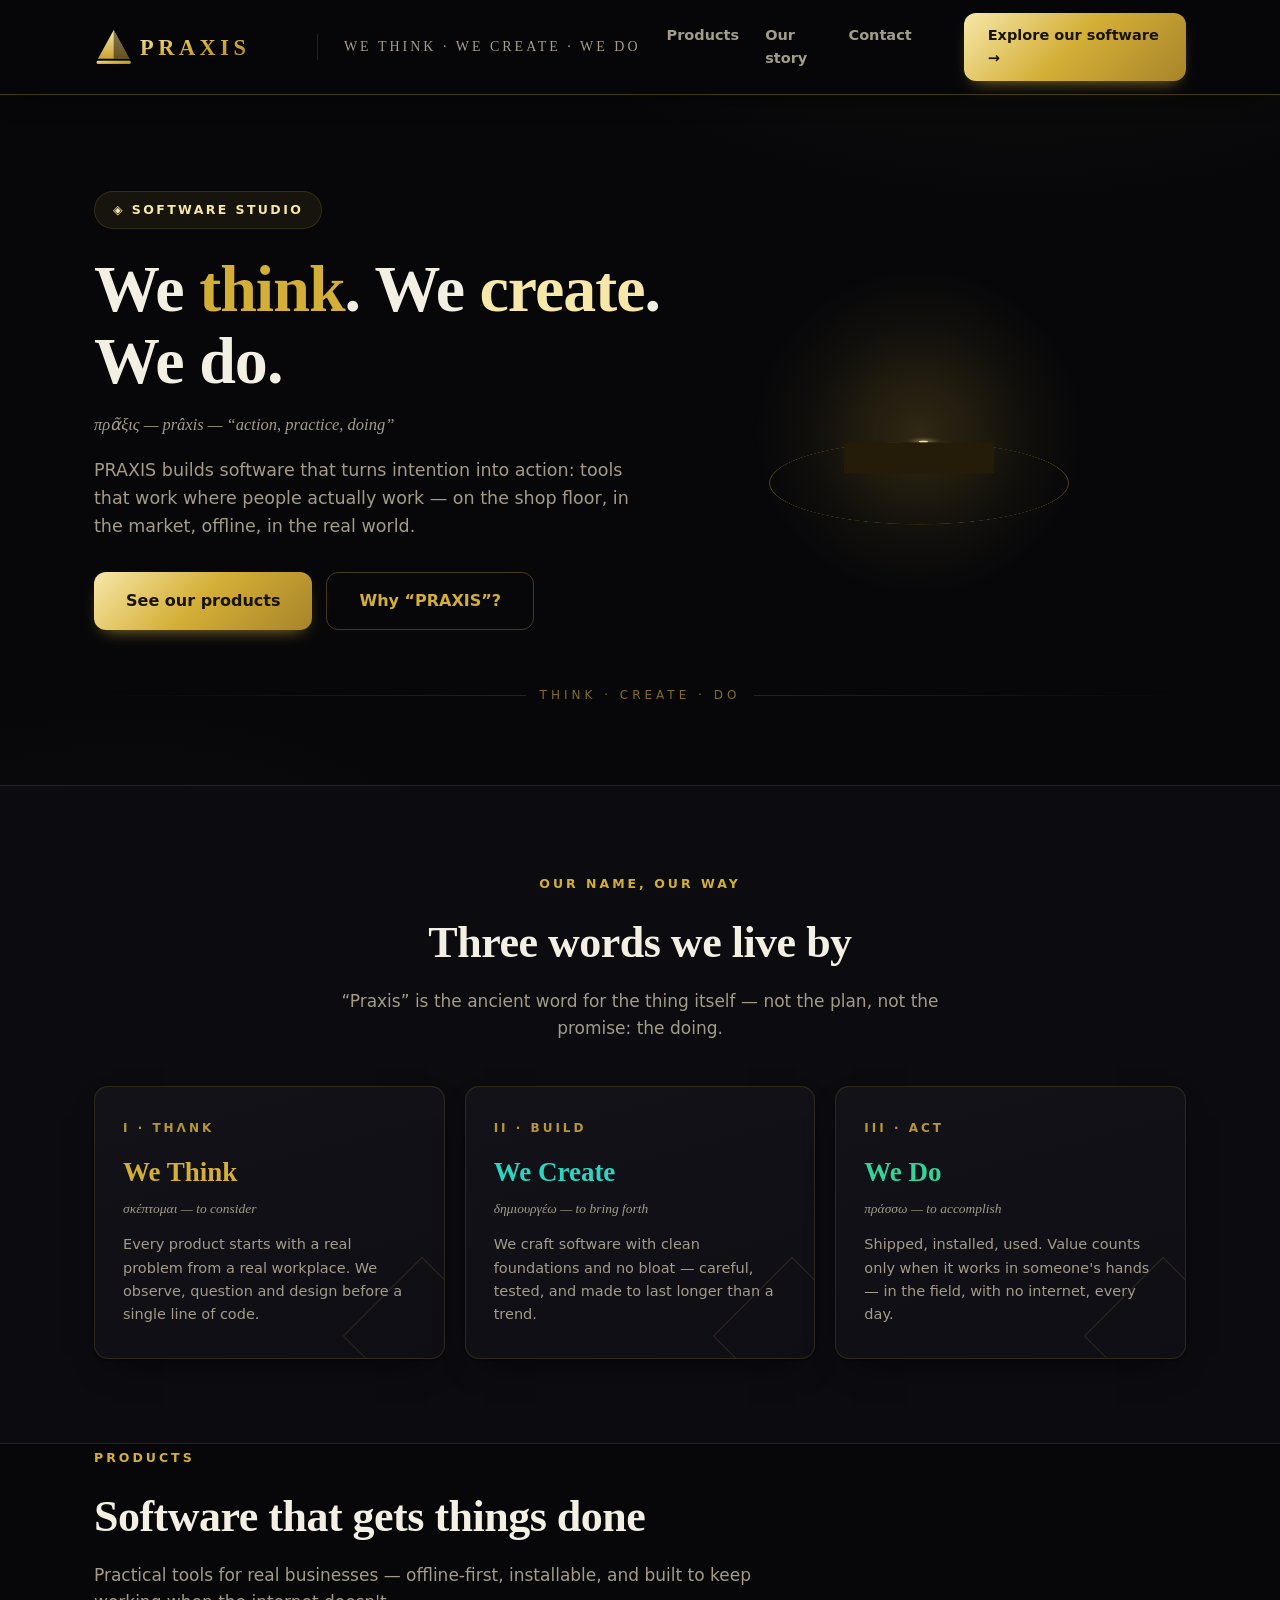
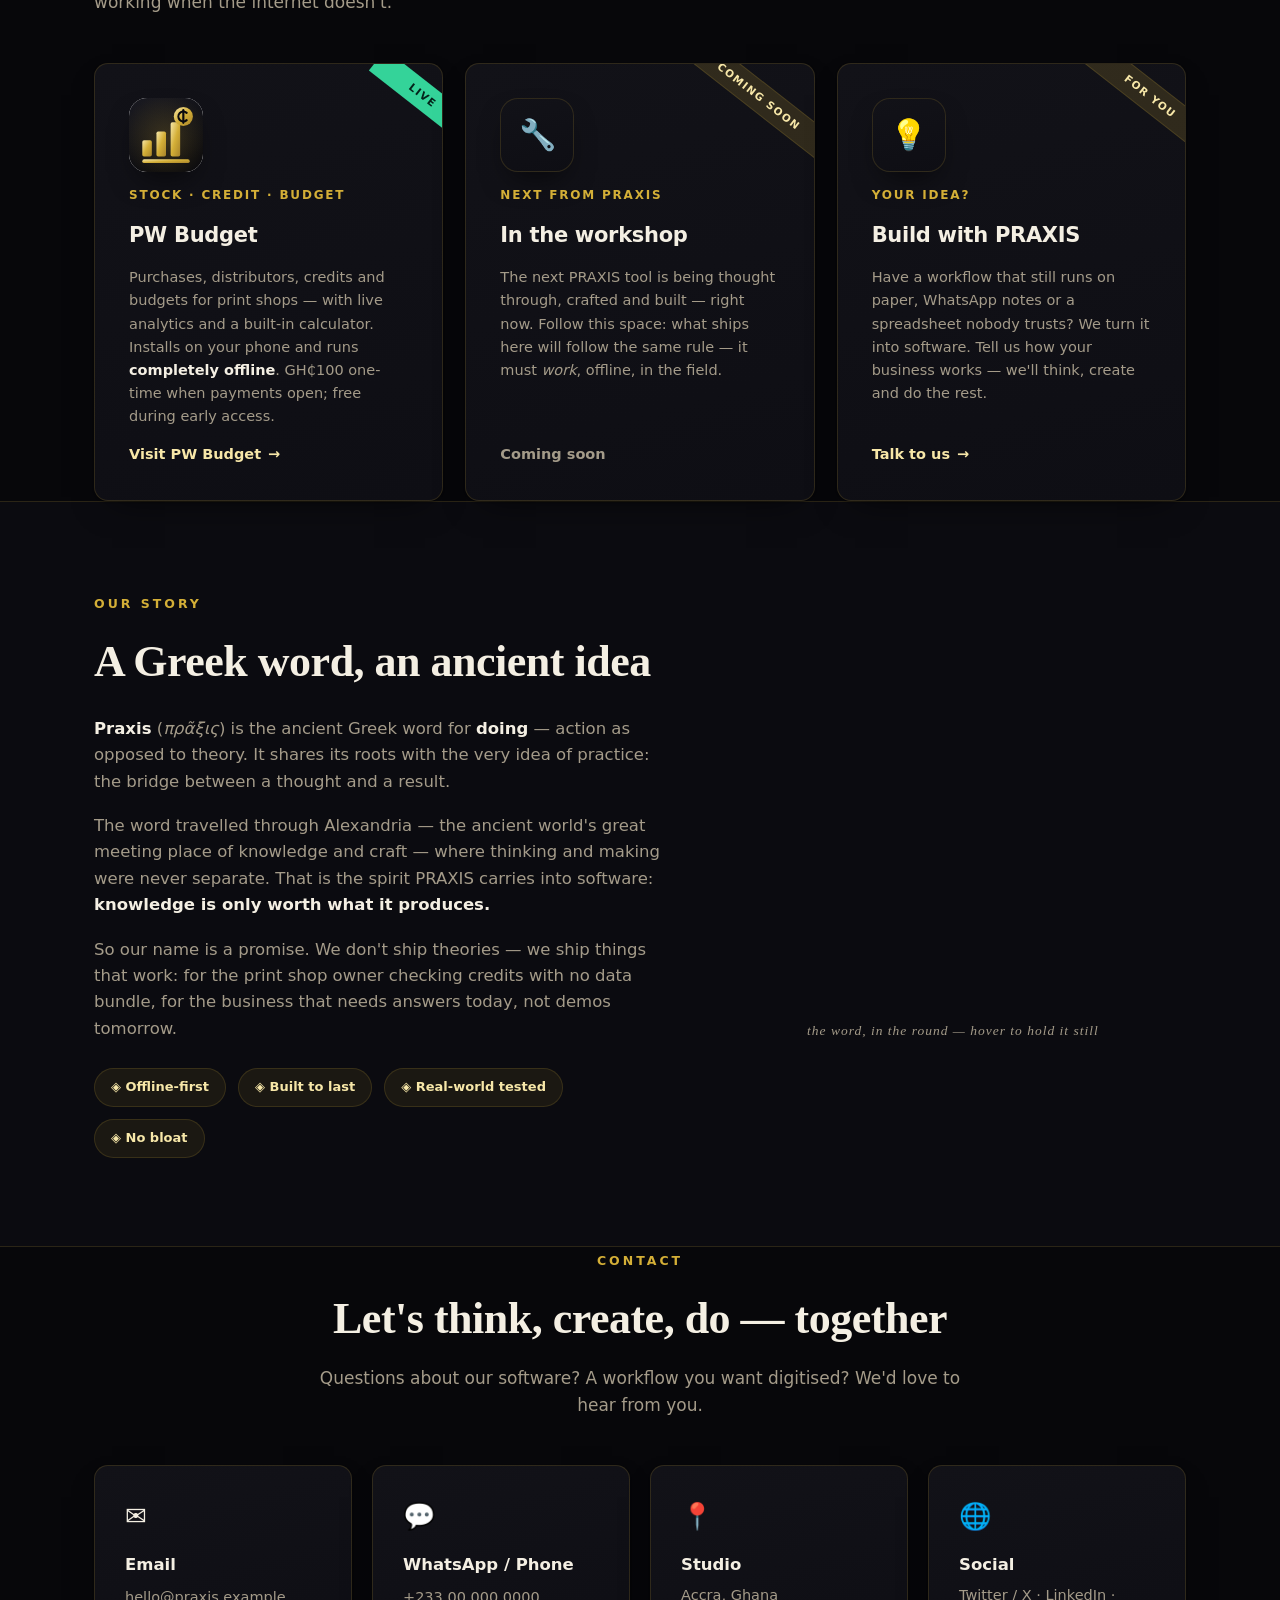
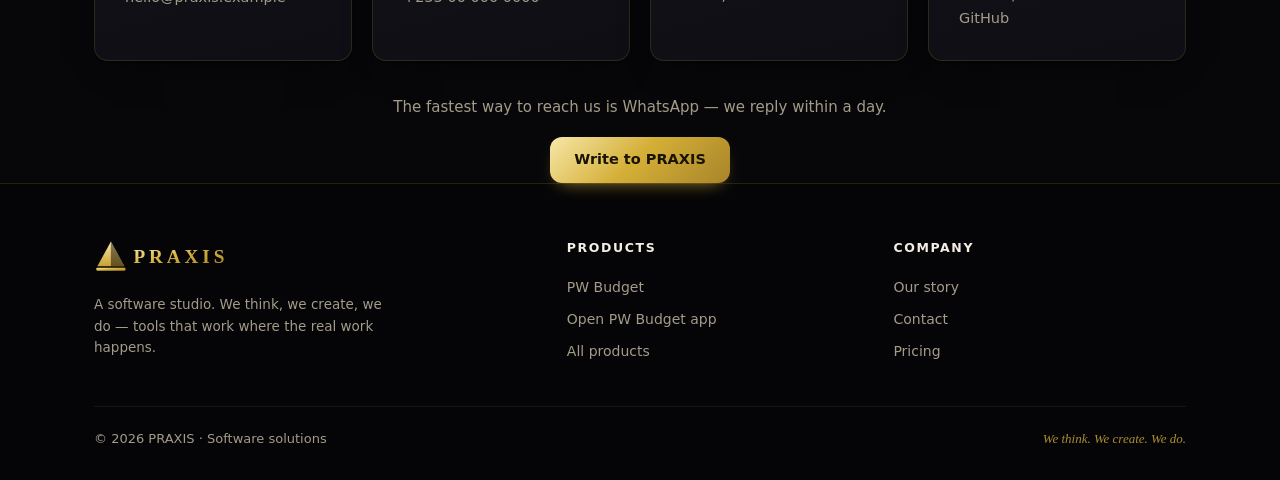
<file: public/index.html>
<!DOCTYPE html>
<html lang="en">
<head>
<meta charset="UTF-8">
<meta name="viewport" content="width=device-width, initial-scale=1.0, viewport-fit=cover">
<title>PRAXIS — We Think. We Create. We Do.</title>
<meta name="description" content="PRAXIS is a software studio. From the land where thinking became building — we think, we create, we do. Makers of PW Budget and more.">
<link rel="icon" type="image/svg+xml" href="./favicon.svg">
<link rel="icon" href="./favicon.ico">
<link rel="apple-touch-icon" href="./app/icons/apple-touch-icon.png">
<meta name="theme-color" content="#07070a">
<meta name="mobile-web-app-capable" content="yes">
<meta name="apple-mobile-web-app-capable" content="yes">
<meta property="og:type" content="website">
<meta property="og:title" content="PRAXIS — We Think. We Create. We Do.">
<meta property="og:description" content="A software studio. We think, we create, we do. Makers of PW Budget and more.">
<meta property="og:image" content="./app/icons/icon-512.png">
<meta name="twitter:card" content="summary">
<meta name="twitter:title" content="PRAXIS — We Think. We Create. We Do.">
<meta name="twitter:description" content="A software studio. Makers of PW Budget and more.">
<link rel="canonical" href="./">
<link rel="stylesheet" href="./theme.css">
<script type="application/ld+json">{"@context":"https://schema.org","@type":"Organization","name":"PRAXIS","slogan":"We think. We create. We do.","description":"Software studio building practical, offline-first tools. Makers of PW Budget."}</script>
<style>
/* ---- page-specific: hero ---- */
.hero { position:relative; padding:96px 0 80px; overflow:hidden; }
.hero-grid { display:grid; grid-template-columns:1.15fr .85fr; gap:40px; align-items:center; }
.hero .eyebrow {
  display:inline-flex; align-items:center; gap:10px; padding:8px 18px; border-radius:999px;
  background:rgba(212,175,55,.08); border:1px solid var(--line);
  color:var(--gold-hi); font-size:12.5px; font-weight:700; letter-spacing:2.4px; text-transform:uppercase;
}
.hero h1 {
  font-family:var(--serif); font-size:clamp(38px,5.6vw,66px); font-weight:700;
  letter-spacing:-1px; line-height:1.08; margin-top:24px;
}
.hero h1 .g { color:var(--gold); }
.hero h1 .l { color:var(--gold-hi); }
.hero h1 .f { color:var(--ink); }
.hero .greek { font-family:var(--serif); font-style:italic; color:var(--sub); font-size:16.5px; margin-top:16px; }
.hero p.lede { color:var(--sub); font-size:17.5px; margin-top:18px; max-width:560px; }
.hero .cta { margin-top:32px; display:flex; gap:14px; flex-wrap:wrap; }
.deco { position:absolute; inset:0; pointer-events:none; overflow:hidden; }
.deco .cube { opacity:.7; }

/* ---- motto ---- */
.motto { padding:84px 0; background:var(--bg2); border-top:1px solid var(--line); border-bottom:1px solid var(--line); }
.motto-grid { display:grid; grid-template-columns:repeat(3,1fr); gap:20px; margin-top:44px; }
.motto-card { padding:32px 28px; position:relative; overflow:hidden; }
.motto-card .num { font-size:12px; letter-spacing:3px; color:var(--gold); opacity:.85; font-weight:800; }
.motto-card h3 { font-family:var(--serif); font-size:27px; margin:12px 0 4px; font-weight:700; }
.motto-card:nth-child(1) h3 { color:var(--gold); }
.motto-card:nth-child(2) h3 { color:var(--teal); }
.motto-card:nth-child(3) h3 { color:var(--green); }
.motto-card .gr { color:var(--sub); font-size:13.5px; font-style:italic; font-family:var(--serif); }
.motto-card p { color:var(--sub); font-size:14.5px; margin-top:14px; }
.motto-card::after {
  content:""; position:absolute; right:-34px; bottom:-34px; width:110px; height:110px;
  border:1px solid var(--line); transform:rotate(45deg);
}

/* ---- products ---- */
.products-grid { display:grid; grid-template-columns:repeat(auto-fit,minmax(min(290px,100%),1fr)); gap:22px; margin-top:46px; }
.product-card { padding:34px; display:flex; flex-direction:column; gap:14px; position:relative; overflow:hidden; }
.product-card .picon { width:74px; height:74px; border-radius:18px; object-fit:cover;
  box-shadow:0 14px 30px -12px rgba(0,0,0,.7); background:#fff; }
.product-card .picon.placeholder { display:grid; place-items:center; font-size:30px;
  background:linear-gradient(165deg,var(--panel),#0e0e14); border:1px solid var(--line); }
.product-card h3 { font-size:21px; font-weight:800; letter-spacing:-.3px; color:var(--ink); }
.product-card .cat { font-size:12px; font-weight:800; letter-spacing:1.8px; text-transform:uppercase; color:var(--gold); }
.product-card p { color:var(--sub); font-size:14.5px; flex:1; }
.product-card p strong { color:var(--ink); }
.product-card .go { color:var(--gold-hi); font-weight:750; font-size:14.5px; display:inline-flex; gap:7px; align-items:center; }
.product-card .go .arr { transition:transform .15s; }
.product-card:hover .go .arr { transform:translateX(5px); }
.product-card .rib {
  position:absolute; top:18px; right:-38px; transform:rotate(38deg);
  font-size:10.5px; font-weight:850; letter-spacing:1.4px; padding:5px 42px;
}
.rib-live { background:var(--green); color:#04231a; }
.rib-soon { background:rgba(212,175,55,.16); color:var(--gold-hi); border-top:1px solid var(--line); border-bottom:1px solid var(--line); }

/* ---- story (word cube replaces the eye) ---- */
.story { background:var(--bg2); border-top:1px solid var(--line); border-bottom:1px solid var(--line); }
.story-grid { display:grid; grid-template-columns:1.1fr .9fr; gap:56px; align-items:center; }
.story p { color:var(--sub); font-size:16.5px; margin-top:18px; }
.story p strong { color:var(--ink); }
.story .pillars { display:flex; gap:12px; margin-top:26px; flex-wrap:wrap; }
.story .pillars span { padding:8px 16px; border-radius:999px; font-size:13px; font-weight:700;
  background:rgba(212,175,55,.08); border:1px solid var(--line); color:var(--gold-hi); }
.story-cap { text-align:center; margin-top:14px; font-family:var(--serif); font-style:italic;
  color:var(--sub); font-size:13.5px; letter-spacing:1px; }

/* ---- contact ---- */
.contact-grid { display:grid; grid-template-columns:repeat(auto-fit,minmax(min(250px,100%),1fr)); gap:20px; margin-top:46px; }
.contact-card { padding:30px; transition:border-color .18s, transform .3s; }
.contact-card:hover { border-color:rgba(212,175,55,.45); }
.contact-card .ico { font-size:26px; }
.contact-card h3 { font-size:16.5px; margin:14px 0 6px; color:var(--ink); }
.contact-card a, .contact-card p { color:var(--sub); font-size:14.5px; }
.contact-card a:hover { color:var(--gold-hi); }
.contact-note { margin-top:34px; text-align:center; color:var(--sub); font-size:15px; }
.contact-note .btn { margin-top:18px; }

@media (max-width:900px) {
  .hero-grid, .story-grid { grid-template-columns:1fr; }
  .motto-grid { grid-template-columns:1fr; }
  .pyr-stage { margin:0 auto; transform:scale(.85); }
  .story-grid { gap:34px; }
  /* #products / #story / #contact carry no vertical padding of their own, so
     on a phone everything would run together — restore a rhythm here. */
  .hero { padding:72px 0 56px; }
  .motto { padding:48px 0; }
  section, .story { padding:44px 0; }
}
@media (max-width:640px) {
  .hero { padding:56px 0 44px; }
  .motto { padding:40px 0; }
  section, .story { padding:36px 0; }

  .hero .cta { flex-direction:column; }
  .hero .cta .btn { width:100%; justify-content:center; }
  .hero p.lede { font-size:16.5px; }
  .sub { font-size:16px; }
}
@media (max-width:480px) {
  /* .pyr-stage keeps its 360px layout box — the negative margins pull the
     surrounding content back in after the visual scale-down. */
  .pyr-stage { transform:scale(.72); margin:-52px auto; }
  .motto-card { padding:26px 20px; }
  .motto-card h3 { font-size:23px; }
  .product-card { padding:26px 20px; }
  .contact-card { padding:24px 20px; }
  .products-grid, .contact-grid { gap:16px; margin-top:32px; }
  .motto-grid { gap:16px; margin-top:30px; }
}
</style>
</head>
<body>

<!-- ============ nav ============ -->
<div class="top">
  <div class="wrap">
    <!-- LOGO: replace ./logo.svg with your own logo file (any size) -->
    <a class="logo-link" href="./" aria-label="PRAXIS home">
      <img class="logo-img" src="./logo.svg" alt="PRAXIS">
    </a>
    <span class="logo-sep"></span>
    <span class="brand-sub">We think · We create · We do</span>
    <nav class="nav">
      <a href="#products">Products</a>
      <a href="#story">Our story</a>
      <a href="#contact">Contact</a>
    </nav>
    <span class="spacer"></span>
    <a class="btn btn-gold" href="#products">Explore our software →</a>
    <button class="nav-toggle" id="nav-toggle" type="button" aria-expanded="false" aria-controls="nav-menu" aria-label="Open menu">
      <span></span><span></span><span></span>
    </button>
  </div>
  <div class="nav-menu" id="nav-menu">
    <div class="wrap">
      <a href="#products">Products</a>
      <a href="#story">Our story</a>
      <a href="#contact">Contact</a>
      <a class="btn btn-gold nav-menu-cta" href="#products">Explore our software →</a>
    </div>
  </div>
</div>

<!-- ============ hero ============ -->
<header class="hero">
  <div class="deco" aria-hidden="true">
    <div class="cube c1" style="--s:74px; left:6%;  top:22%"></div>
    <div class="cube c2" style="--s:46px; left:14%; bottom:14%"></div>
    <div class="cube c3" style="--s:58px; right:5%; bottom:20%"></div>
  </div>
  <div class="wrap hero-grid">
    <div>
      <span class="eyebrow">◈ Software studio</span>
      <h1>We <span class="g">think</span>. We <span class="l">create</span>. We <span class="f">do</span>.</h1>
      <div class="greek">πρᾶξις — prâxis — “action, practice, doing”</div>
      <p class="lede">PRAXIS builds software that turns intention into action: tools that work where
        people actually work — on the shop floor, in the market, offline, in the real world.</p>
      <div class="cta">
        <a class="btn btn-gold btn-big" href="#products">See our products</a>
        <a class="btn btn-ghost btn-big" href="#story">Why “PRAXIS”?</a>
      </div>
    </div>
    <div class="scene" aria-hidden="true">
      <div class="pyr-stage">
        <div class="pyr-glow"></div>
        <div class="orbit"></div>
        <div class="pyr-float">
          <div class="pyr-spin">
            <div class="pyr">
              <div class="base"></div>
              <div class="f f1"></div>
              <div class="f f2"></div>
              <div class="f f3"></div>
              <div class="f f4"></div>
            </div>
          </div>
        </div>
      </div>
    </div>
  </div>
  <div class="wrap" style="margin-top:56px">
    <div class="orn">think · create · do</div>
  </div>
</header>

<!-- ============ motto ============ -->
<div class="motto">
  <div class="wrap">
    <div class="center">
      <span class="kicker">Our name, our way</span>
      <h2 class="h2">Three words we live by</h2>
      <p class="sub">“Praxis” is the ancient word for the thing itself — not the plan, not the promise: the doing.</p>
    </div>
    <div class="motto-grid">
      <div class="motto-card panel tilt">
        <div class="num">I · THΛNK</div>
        <h3>We Think</h3>
        <div class="gr">σκέπτομαι — to consider</div>
        <p>Every product starts with a real problem from a real workplace. We observe, question and design before a single line of code.</p>
      </div>
      <div class="motto-card panel tilt">
        <div class="num">II · BUILD</div>
        <h3>We Create</h3>
        <div class="gr">δημιουργέω — to bring forth</div>
        <p>We craft software with clean foundations and no bloat — careful, tested, and made to last longer than a trend.</p>
      </div>
      <div class="motto-card panel tilt">
        <div class="num">III · ACT</div>
        <h3>We Do</h3>
        <div class="gr">πράσσω — to accomplish</div>
        <p>Shipped, installed, used. Value counts only when it works in someone's hands — in the field, with no internet, every day.</p>
      </div>
    </div>
  </div>
</div>

<!-- ============ products ============ -->
<section id="products">
  <div class="wrap">
    <span class="kicker">Products</span>
    <h2 class="h2">Software that gets things done</h2>
    <p class="sub">Practical tools for real businesses — offline-first, installable, and built to keep working when the internet doesn't.</p>
    <div class="products-grid">

      <a class="product-card panel tilt" href="./pw-budget/">
        <span class="rib rib-live">LIVE</span>
        <img class="picon" src="./pwbudget-icon.svg" alt="PW Budget icon" width="74" height="74">
        <span class="cat">Stock · Credit · Budget</span>
        <h3>PW Budget</h3>
        <p>Purchases, distributors, credits and budgets for print shops — with live analytics and a
           built-in calculator. Installs on your phone and runs <strong>completely offline</strong>.
           GH₵100 one-time when payments open; free during early access.</p>
        <span class="go">Visit PW Budget <span class="arr">→</span></span>
      </a>

      <div class="product-card panel tilt">
        <span class="rib rib-soon">COMING SOON</span>
        <div class="picon placeholder">🔧</div>
        <span class="cat">Next from PRAXIS</span>
        <h3>In the workshop</h3>
        <p>The next PRAXIS tool is being thought through, crafted and built — right now. Follow this
           space: what ships here will follow the same rule — it must <em>work</em>, offline, in the field.</p>
        <span class="go" style="color:var(--sub)">Coming soon</span>
      </div>

      <div class="product-card panel tilt">
        <span class="rib rib-soon">FOR YOU</span>
        <div class="picon placeholder">💡</div>
        <span class="cat">Your idea?</span>
        <h3>Build with PRAXIS</h3>
        <p>Have a workflow that still runs on paper, WhatsApp notes or a spreadsheet nobody trusts?
           We turn it into software. Tell us how your business works — we'll think, create and do the rest.</p>
        <a class="go" href="#contact">Talk to us <span class="arr">→</span></a>
      </div>

    </div>
  </div>
</section>

<!-- ============ story ============ -->
<div class="story" id="story">
  <div class="wrap" style="padding-top:88px;padding-bottom:88px">
    <div class="story-grid">
      <div>
        <span class="kicker">Our story</span>
        <h2 class="h2">A Greek word, an ancient idea</h2>
        <p><strong>Praxis</strong> (<em>πρᾶξις</em>) is the ancient Greek word for <strong>doing</strong> — action as opposed
          to theory. It shares its roots with the very idea of practice: the bridge between a thought and a result.</p>
        <p>The word travelled through Alexandria — the ancient world's great meeting place of knowledge and craft —
          where thinking and making were never separate. That is the spirit PRAXIS carries into software:
          <strong>knowledge is only worth what it produces.</strong></p>
        <p>So our name is a promise. We don't ship theories — we ship things that work: for the print shop owner
          checking credits with no data bundle, for the business that needs answers today, not demos tomorrow.</p>
        <div class="pillars">
          <span>◈ Offline-first</span><span>◈ Built to last</span><span>◈ Real-world tested</span><span>◈ No bloat</span>
        </div>
      </div>
      <div>
        <div class="wordcube-scene" aria-hidden="true">
          <div class="wordcube">
            <div class="wf wf1">We Think<small>consider</small></div>
            <div class="wf wf2">We Do<small>accomplish</small></div>
            <div class="wf wf3">We Create<small>bring forth</small></div>
            <div class="wf wf4">πρᾶξις<small>praxis · action</small></div>
            <div class="wf wf5">PRAXIS<small>think · create · do</small></div>
            <div class="wf wf6">Alexandria<small>where knowledge builds</small></div>
          </div>
        </div>
        <div class="story-cap">the word, in the round — hover to hold it still</div>
      </div>
    </div>
  </div>
</div>

<!-- ============ contact ============ -->
<section id="contact">
  <div class="wrap center">
    <span class="kicker">Contact</span>
    <h2 class="h2">Let's think, create, do — together</h2>
    <p class="sub">Questions about our software? A workflow you want digitised? We'd love to hear from you.</p>
    <div class="contact-grid" style="text-align:left">
      <div class="contact-card panel">
        <div class="ico">✉️</div>
        <h3>Email</h3>
        <!-- TODO: replace with your real address -->
        <a href="mailto:hello@praxis.example">hello@praxis.example</a>
      </div>
      <div class="contact-card panel">
        <div class="ico">💬</div>
        <h3>WhatsApp / Phone</h3>
        <!-- TODO: replace with your real number -->
        <a href="tel:+233000000000">+233 00 000 0000</a>
      </div>
      <div class="contact-card panel">
        <div class="ico">📍</div>
        <h3>Studio</h3>
        <!-- TODO: replace with your real location -->
        <p>Accra, Ghana</p>
      </div>
      <div class="contact-card panel">
        <div class="ico">🌐</div>
        <h3>Social</h3>
        <!-- TODO: replace with real profiles -->
        <p><a href="#">Twitter / X</a> · <a href="#">LinkedIn</a> · <a href="#">GitHub</a></p>
      </div>
    </div>
    <div class="contact-note">
      The fastest way to reach us is WhatsApp — we reply within a day.
      <br><a class="btn btn-gold" href="mailto:hello@praxis.example">Write to PRAXIS</a>
    </div>
  </div>
</section>

<!-- ============ footer ============ -->
<footer class="foot">
  <div class="wrap">
    <div class="foot-grid">
      <div>
        <img class="foot-logo" src="./logo.svg" alt="PRAXIS">
        <p>A software studio. We think, we create, we do — tools that work where the real work happens.</p>
      </div>
      <div>
        <h4>Products</h4>
        <a href="./pw-budget/">PW Budget</a>
        <a href="./app/">Open PW Budget app</a>
        <a href="#products">All products</a>
      </div>
      <div>
        <h4>Company</h4>
        <a href="#story">Our story</a>
        <a href="#contact">Contact</a>
        <a href="./pw-budget/#pricing">Pricing</a>
      </div>
    </div>
    <div class="foot-bottom">
      <span>© 2026 PRAXIS · Software solutions</span>
      <span class="motto-line">We think. We create. We do.</span>
    </div>
  </div>
</footer>

<script>
/* Mobile navigation: hamburger ⇄ slide-down panel.
   Desktop keeps the plain .nav link row (see theme.css @900px). */
(function () {
  var btn = document.getElementById("nav-toggle");
  var menu = document.getElementById("nav-menu");
  if (!btn || !menu) return;

  function setOpen(open) {
    menu.classList.toggle("open", open);
    btn.setAttribute("aria-expanded", open ? "true" : "false");
    btn.setAttribute("aria-label", open ? "Close menu" : "Open menu");
  }

  btn.addEventListener("click", function () {
    setOpen(!menu.classList.contains("open"));
  });
  // tapping any link should dismiss the drawer
  menu.addEventListener("click", function (e) {
    var t = e.target;
    if (t && t.closest && t.closest("a")) setOpen(false);
  });
  document.addEventListener("keydown", function (e) {
    if (e.key === "Escape") setOpen(false);
  });
  window.addEventListener("hashchange", function () { setOpen(false); });

  // never leave the drawer state stuck when the viewport grows back
  var mq = window.matchMedia ? window.matchMedia("(min-width: 901px)") : null;
  function onWide(e) { if (e.matches) setOpen(false); }
  if (mq) {
    if (mq.addEventListener) mq.addEventListener("change", onWide);
    else if (mq.addListener) mq.addListener(onWide);
  }
})();
</script>

</body>
</html>
</file>
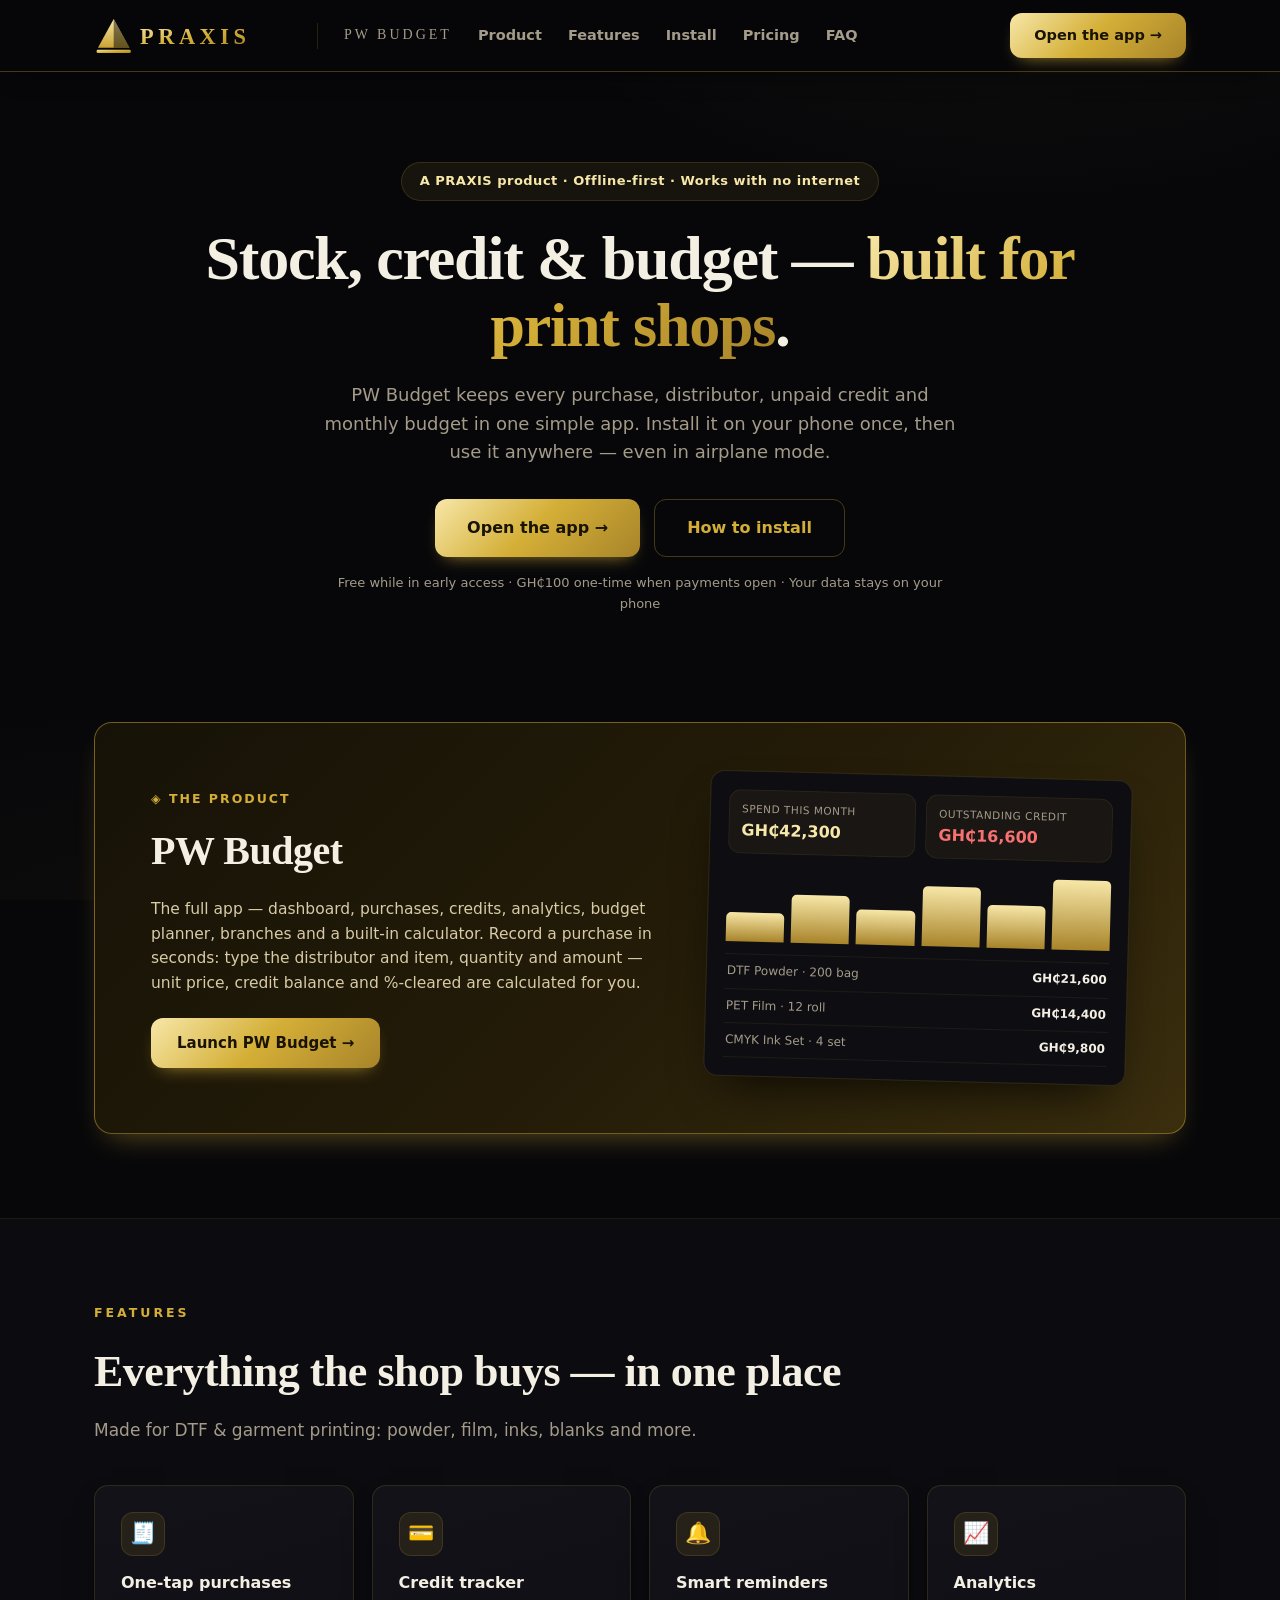
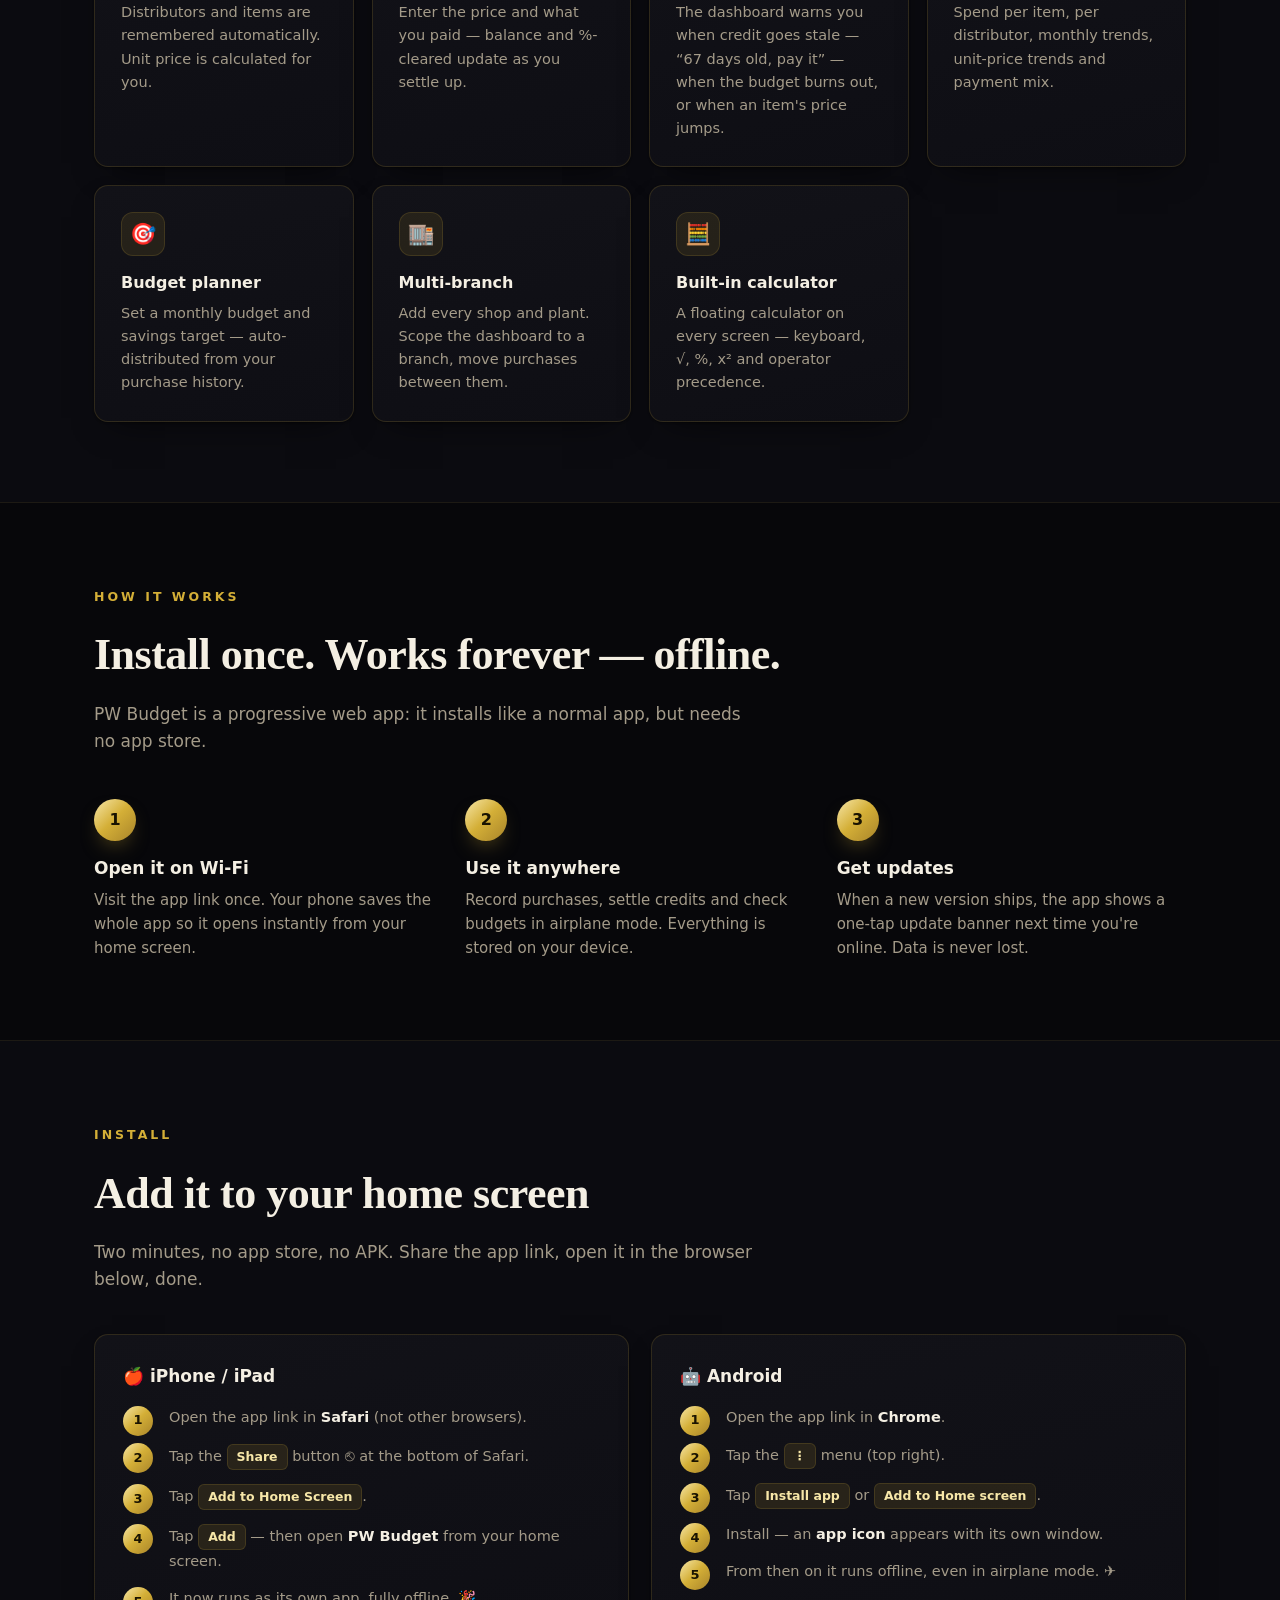
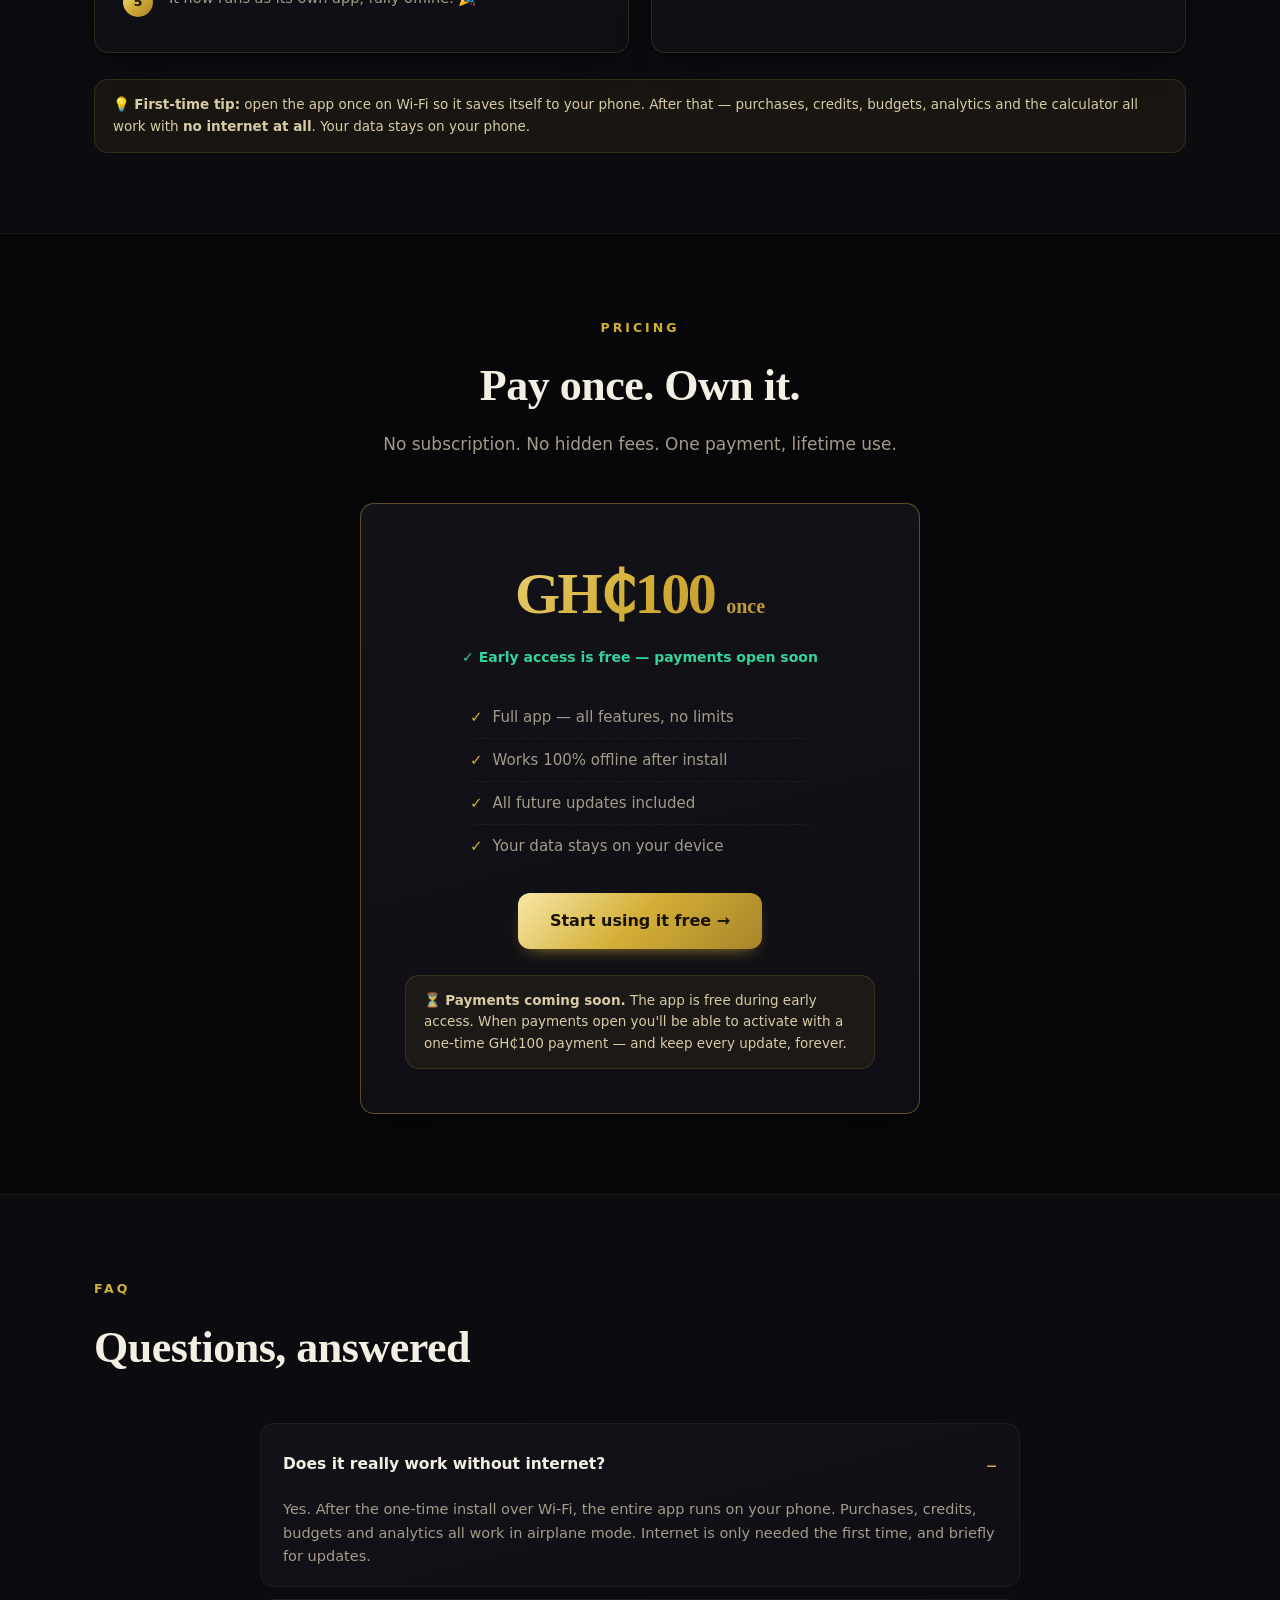
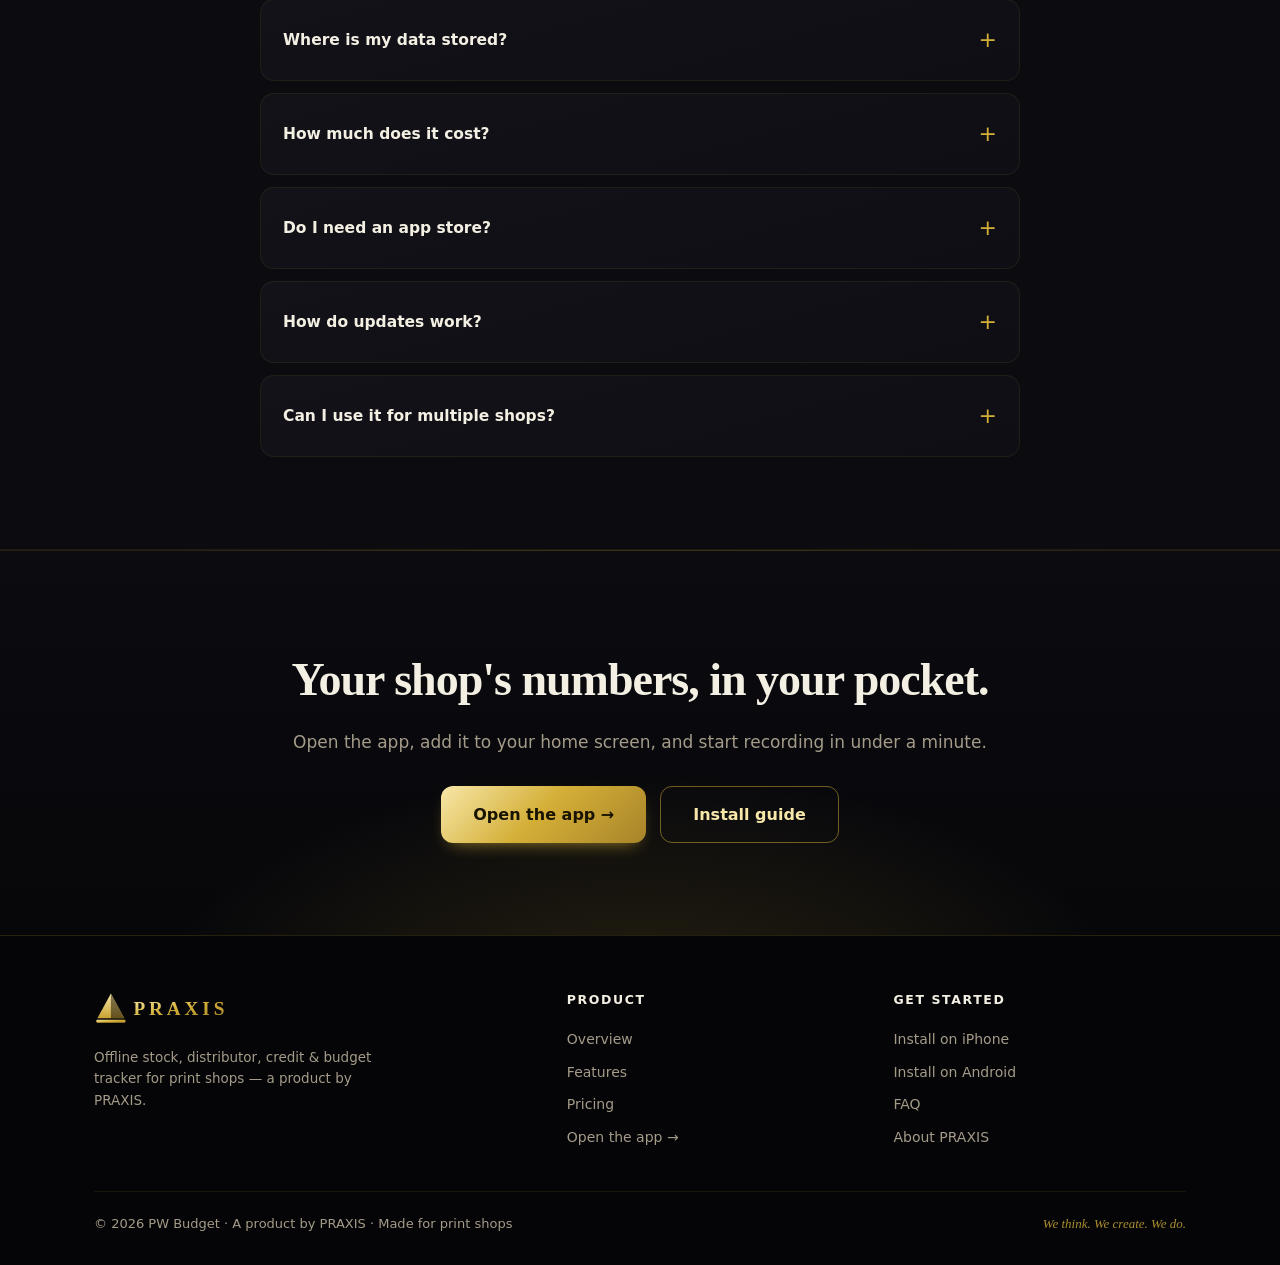
<file: public/pw-budget/index.html>
<!DOCTYPE html>
<html lang="en">
<head>
<meta charset="UTF-8">
<meta name="viewport" content="width=device-width, initial-scale=1.0, viewport-fit=cover">
<title>PW Budget — Stock, Credit & Budget for Print Shops</title>
<meta name="description" content="PW Budget: track purchases, distributors, credit and budgets for your print shop. Installs on your phone and works completely offline.">
<link rel="icon" type="image/svg+xml" href="../favicon.svg">
<link rel="icon" href="../favicon.ico">
<link rel="apple-touch-icon" href="../app/icons/apple-touch-icon.png">
<meta name="theme-color" content="#07070a">
<meta name="mobile-web-app-capable" content="yes">
<meta name="apple-mobile-web-app-capable" content="yes">
<meta name="apple-mobile-web-app-title" content="PW Budget">
<meta property="og:type" content="website">
<meta property="og:title" content="PW Budget — Stock, Credit & Budget for Print Shops">
<meta property="og:description" content="Track every purchase, distributor, credit and budget offline. Install on your phone — works with no internet.">
<meta property="og:image" content="../app/icons/icon-512.png">
<meta name="twitter:card" content="summary">
<meta name="twitter:title" content="PW Budget — Stock, Credit & Budget for Print Shops">
<meta name="twitter:description" content="Offline stock, credit & budget manager for print shops.">
<link rel="canonical" href="./">
<link rel="stylesheet" href="../theme.css">
<script type="application/ld+json">{"@context":"https://schema.org","@type":"SoftwareApplication","name":"PW Budget","applicationCategory":"BusinessApplication","operatingSystem":"Android, iOS, Web","offers":{"@type":"Offer","price":"100","priceCurrency":"GHS"},"description":"Offline stock, distributor, credit and budget tracker for print shops."}</script>
<style>
/* ---- hero ---- */
.hero { position:relative; padding:90px 0 72px; text-align:center; overflow:hidden; }
.deco { position:absolute; inset:0; pointer-events:none; overflow:hidden; }
.deco .cube { opacity:.65; }
.hero .pill {
  display:inline-block; padding:8px 18px; border-radius:20px;
  background:rgba(212,175,55,.08); border:1px solid var(--line);
  font-size:13px; font-weight:700; color:var(--gold-hi); margin-bottom:24px;
  letter-spacing:.5px;
}
.hero h1 {
  font-family:var(--serif); font-size:clamp(34px,5.5vw,62px); font-weight:700;
  letter-spacing:-1.2px; line-height:1.08; max-width:880px; margin:0 auto;
}
.hero h1 em { font-style:normal; }
.hero p { max-width:640px; margin:22px auto 0; font-size:18px; color:var(--sub); }
.hero .cta { margin-top:32px; display:flex; gap:14px; justify-content:center; flex-wrap:wrap; }
.hero .fineprint { margin-top:16px; font-size:13px; color:var(--sub); }

/* ---- product showcase ---- */
.product {
  /* longhands, NOT the padding shorthand: this element is also .wrap, and a
     shorthand here would override .wrap's left/right gutter (this file's
     <style> loads after theme.css at equal specificity). */
  padding-top:36px; padding-bottom:84px;
}
.product-card {
  display:block; border-radius:18px; overflow:hidden; position:relative;
  background:linear-gradient(135deg,#161207 0%,#241c08 55%,#3a2e0e 100%);
  border:1px solid rgba(212,175,55,.45);
  box-shadow:0 14px 30px -14px rgba(212,175,55,.45);
  transition:transform .25s, box-shadow .25s;
}
.product-card:hover { transform:translateY(-5px);
  box-shadow:0 26px 52px -20px rgba(212,175,55,.5); }
.product-card .inner { padding:52px 56px; display:grid; grid-template-columns:1.1fr .9fr; gap:40px; align-items:center; }
.product-card .eyebrow { font-size:12.5px; font-weight:800; letter-spacing:2px; text-transform:uppercase; color:var(--gold); }
.product-card h2 { font-family:var(--serif); font-size:clamp(26px,3.5vw,40px); font-weight:700; letter-spacing:-.5px; margin:10px 0 14px; color:var(--ink); }
.product-card p { color:#d8cba6; font-size:15.5px; }
.product-card .go {
  display:inline-flex; align-items:center; gap:8px; margin-top:22px;
  background:var(--gold-grad); color:#191301; font-weight:750; font-size:15px;
  padding:13px 26px; border-radius:var(--btn-radius);
  box-shadow:0 8px 18px -10px rgba(212,175,55,.85);
}
.product-card .shot {
  background:#0d0d12; border:1px solid var(--line); border-radius:var(--radius); padding:18px;
  color:var(--ink); box-shadow:0 24px 50px -20px rgba(0,0,0,.8); transform:rotate(1.5deg);
}
.shot .kpis { display:grid; grid-template-columns:1fr 1fr; gap:10px; }
.shot .k { background:rgba(212,175,55,.06); border:1px solid var(--line-soft); border-radius:var(--btn-radius); padding:10px 12px; }
.shot .k small { display:block; font-size:10.5px; color:var(--sub); text-transform:uppercase; letter-spacing:.5px; }
.shot .k b { font-size:16px; color:var(--gold-hi); }
.shot .k b.red { color:var(--red); }
.shot .bars { display:flex; align-items:flex-end; gap:7px; height:74px; margin-top:14px; }
.shot .bars i { flex:1; border-radius:5px 5px 0 0; background:linear-gradient(180deg,#f7e7a8,#a8842a); }
.shot .rows { margin-top:12px; border-top:1px solid var(--line-soft); }
.shot .rows div { display:flex; justify-content:space-between; font-size:12px; padding:7px 2px;
  border-bottom:1px solid var(--line-soft); color:var(--sub); }
.shot .rows div b { color:var(--ink); font-weight:650; }

/* ---- sections ---- */
section { padding:80px 0; }
section.soft { background:var(--bg2); border-top:1px solid var(--line-soft); border-bottom:1px solid var(--line-soft); }
.grid { display:grid; grid-template-columns:repeat(auto-fit,minmax(min(250px,100%),1fr)); gap:18px; margin-top:40px; }
.feature { padding:26px; transition:transform .3s, border-color .18s; }
.feature:hover { border-color:rgba(212,175,55,.45); }
.feature .ico { width:44px; height:44px; border-radius:12px; display:grid; place-items:center;
  font-size:21px; background:rgba(212,175,55,.10); border:1px solid var(--line); margin-bottom:14px; }
.feature h3 { font-size:16px; margin-bottom:6px; color:var(--ink); }
.feature p { color:var(--sub); font-size:14.5px; }

.steps3 { display:grid; grid-template-columns:repeat(auto-fit,minmax(min(260px,100%),1fr)); gap:22px; margin-top:44px; }
.step .n { width:42px; height:42px; border-radius:50%; background:var(--gold-grad); color:#191301;
  display:grid; place-items:center; font-weight:800; font-size:16px; margin-bottom:14px;
  box-shadow:0 10px 22px -10px rgba(212,175,55,.6); }
.step h3 { font-size:17px; margin-bottom:6px; color:var(--ink); }
.step p { color:var(--sub); font-size:15px; }

/* min() keeps the 320px card from outrunning a 320px screen */
.steps { display:grid; grid-template-columns:repeat(auto-fit,minmax(min(320px,100%),1fr)); gap:22px; margin-top:40px; }
.step-card { padding:28px; }
.step-card h3 { font-size:17px; margin-bottom:16px; display:flex; align-items:center; gap:9px; color:var(--ink); }
.step-card ol { list-style:none; counter-reset:s; }
.step-card ol li { counter-increment:s; position:relative; padding:0 0 14px 46px; font-size:14.5px; color:var(--sub); }
.step-card ol li::before {
  content:counter(s); position:absolute; left:0; top:0; width:30px; height:30px;
  background:var(--gold-grad); color:#191301; border-radius:50%; display:grid; place-items:center;
  font-weight:800; font-size:13px;
}
.kbd { display:inline-block; padding:2px 9px; border-radius:6px; background:rgba(212,175,55,.12);
  border:1px solid var(--line); font-size:12.5px; font-weight:700; color:var(--gold-hi); }

/* ---- pricing ---- */
.price-card {
  max-width:560px; margin:44px auto 0; padding:44px; text-align:center;
  background:linear-gradient(165deg,var(--panel),#0e0e14);
  border:1px solid rgba(212,175,55,.4); border-radius:var(--radius);
  box-shadow:var(--shadow);
}
.price-card .amount {
  font-family:var(--serif); font-size:58px; font-weight:700; letter-spacing:-2.5px;
  background:var(--gold-grad); -webkit-background-clip:text; background-clip:text; color:transparent;
}
.price-card .amount small { font-size:20px; font-weight:700; letter-spacing:0; }
.price-card .tag { display:inline-block; margin-top:6px; font-size:14px; color:var(--green); font-weight:700; }
.price-card ul { list-style:none; text-align:left; max-width:340px; margin:26px auto; }
.price-card li { padding:9px 0; font-size:15px; border-bottom:1px dashed var(--line-soft);
  display:flex; gap:10px; color:var(--sub); }
.price-card li:last-child { border-bottom:none; }
.price-card .check { color:var(--gold); font-weight:800; }
.note {
  margin-top:26px; background:rgba(212,175,55,.07); border:1px solid var(--line);
  border-radius:14px; padding:14px 18px; font-size:13.5px; color:#d8cba6; text-align:left;
}

/* ---- faq ---- */
.faq { max-width:760px; margin:40px auto 0; }
details { padding:18px 22px; margin-bottom:12px; background:linear-gradient(165deg,var(--panel),#0e0e14);
  border:1px solid var(--line-soft); border-radius:14px; }
summary { cursor:pointer; font-weight:700; font-size:15.5px; list-style:none; color:var(--ink);
  display:flex; justify-content:space-between; align-items:center; gap:12px; min-height:44px; }
summary::after { content:"+"; font-size:22px; color:var(--gold); font-weight:400; }
details[open] summary::after { content:"–"; }
details p { margin-top:12px; color:var(--sub); font-size:14.5px; }

/* ---- final cta ---- */
.final { text-align:center; padding:92px 0; position:relative; overflow:hidden;
  background:radial-gradient(ellipse 700px 340px at 50% 120%, rgba(212,175,55,.16), transparent 70%),
             linear-gradient(180deg,var(--bg2),var(--bg));
  border-top:1px solid var(--line); }
.final h2 { font-family:var(--serif); font-size:clamp(28px,4.5vw,46px); font-weight:700; letter-spacing:-1px; }
.final p { color:var(--sub); margin-top:12px; font-size:17px; }
.final .cta { margin-top:30px; display:flex; gap:14px; justify-content:center; flex-wrap:wrap; }

/* ---- responsive (nav: theme.css swaps the link row for a hamburger) ---- */
@media (max-width:900px) {
  section   { padding:44px 0; }
  .product  { padding-top:24px; padding-bottom:44px; }  /* longhands again */
  .hero     { padding:64px 0 64px; }
  .final    { padding:56px 0; }

  .price-card { padding:34px 24px; margin-top:34px; }
  .price-card .amount { font-size:48px; }
  .step-card { padding:24px 20px; }
  .step-card ol li { padding-left:42px; }
  .feature { padding:22px; }
  .grid, .steps, .steps3 { gap:16px; margin-top:32px; }
}
@media (max-width:860px) {
  .product-card .inner { grid-template-columns:1fr; padding:36px 26px; }
  .product-card .shot { transform:none; }
}
@media (max-width:640px) {
  section   { padding:36px 0; }
  .product  { padding-top:20px; padding-bottom:36px; }
  .hero     { padding:52px 0 48px; }
  .final    { padding:48px 0; }

  .hero p { font-size:16.5px; }
  .hero .cta { flex-direction:column; }
  .hero .cta .btn { width:100%; justify-content:center; }
  .product-card .inner { padding:30px 20px; }
  .price-card { padding:28px 18px; }
  .price-card .amount { font-size:42px; }
  .price-card .amount small { font-size:17px; }
  .price-card ul { margin:20px auto; }
  .note { padding:13px 15px; }
}
@media (max-width:400px) {
  /* the counter bubble would otherwise collide with the list text */
  .step-card ol li { padding-left:0; padding-top:40px; }
  .step-card ol li::before { top:-2px; }
}
</style>
</head>
<body>

<!-- ============ nav (same as PRAXIS) ============ -->
<div class="top">
  <div class="wrap">
    <!-- LOGO: replace ../logo.svg with your own logo file -->
    <a class="logo-link" href="../" aria-label="PRAXIS home">
      <img class="logo-img" src="../logo.svg" alt="PRAXIS">
    </a>
    <span class="logo-sep"></span>
    <span class="brand-sub">PW Budget</span>
    <nav class="nav">
      <a href="#product">Product</a>
      <a href="#features">Features</a>
      <a href="#install">Install</a>
      <a href="#pricing">Pricing</a>
      <a href="#faq">FAQ</a>
    </nav>
    <span class="spacer"></span>
    <a class="btn btn-gold" href="../app/">Open the app →</a>
    <button class="nav-toggle" id="nav-toggle" type="button" aria-expanded="false" aria-controls="nav-menu" aria-label="Open menu">
      <span></span><span></span><span></span>
    </button>
  </div>
  <div class="nav-menu" id="nav-menu">
    <div class="wrap">
      <a href="#product">Product</a>
      <a href="#features">Features</a>
      <a href="#install">Install</a>
      <a href="#pricing">Pricing</a>
      <a href="#faq">FAQ</a>
      <a class="btn btn-gold nav-menu-cta" href="../app/">Open the app →</a>
    </div>
  </div>
</div>

<!-- ============ hero ============ -->
<header class="hero">
  <div class="deco" aria-hidden="true">
    <div class="cube c1" style="--s:64px; left:7%;  top:24%"></div>
    <div class="cube c2" style="--s:42px; right:9%; top:34%"></div>
    <div class="cube c3" style="--s:54px; right:5%; bottom:12%"></div>
  </div>
  <div class="wrap">
    <span class="pill">A PRAXIS product · Offline-first · Works with no internet</span>
    <h1>Stock, credit &amp; budget — <em class="gold-text">built for print shops</em>.</h1>
    <p>PW Budget keeps every purchase, distributor, unpaid credit and monthly budget in one simple app.
       Install it on your phone once, then use it anywhere — even in airplane mode.</p>
    <div class="cta">
      <a class="btn btn-gold btn-big" href="../app/">Open the app →</a>
      <a class="btn btn-ghost btn-big" href="#install">How to install</a>
    </div>
    <p class="fineprint">Free while in early access · GH₵100 one-time when payments open · Your data stays on your phone</p>
  </div>
</header>

<!-- ============ product showcase ============ -->
<div class="product wrap" id="product">
  <a class="product-card" href="../app/">
    <div class="inner">
      <div>
        <div class="eyebrow">◈ The product</div>
        <h2>PW Budget</h2>
        <p>The full app — dashboard, purchases, credits, analytics, budget planner,
           branches and a built-in calculator. Record a purchase in seconds:
           type the distributor and item, quantity and amount — unit price,
           credit balance and %-cleared are calculated for you.</p>
        <span class="go">Launch PW Budget →</span>
      </div>
      <div class="shot" aria-hidden="true">
        <div class="kpis">
          <div class="k"><small>Spend this month</small><b>GH₵42,300</b></div>
          <div class="k"><small>Outstanding credit</small><b class="red">GH₵16,600</b></div>
        </div>
        <div class="bars">
          <i style="height:40%"></i><i style="height:65%"></i><i style="height:48%"></i>
          <i style="height:82%"></i><i style="height:58%"></i><i style="height:95%"></i>
        </div>
        <div class="rows">
          <div><span>DTF Powder · 200 bag</span><b>GH₵21,600</b></div>
          <div><span>PET Film · 12 roll</span><b>GH₵14,400</b></div>
          <div><span>CMYK Ink Set · 4 set</span><b>GH₵9,800</b></div>
        </div>
      </div>
    </div>
  </a>
</div>

<!-- ============ features ============ -->
<section class="soft" id="features">
  <div class="wrap">
    <span class="kicker">Features</span>
    <h2 class="h2">Everything the shop buys — in one place</h2>
    <p class="sub">Made for DTF &amp; garment printing: powder, film, inks, blanks and more.</p>
    <div class="grid">
      <div class="feature panel"><div class="ico">🧾</div><h3>One-tap purchases</h3><p>Distributors and items are remembered automatically. Unit price is calculated for you.</p></div>
      <div class="feature panel"><div class="ico">💳</div><h3>Credit tracker</h3><p>Enter the price and what you paid — balance and %-cleared update as you settle up.</p></div>
      <div class="feature panel"><div class="ico">🔔</div><h3>Smart reminders</h3><p>The dashboard warns you when credit goes stale — “67 days old, pay it” — when the budget burns out, or when an item's price jumps.</p></div>
      <div class="feature panel"><div class="ico">📈</div><h3>Analytics</h3><p>Spend per item, per distributor, monthly trends, unit-price trends and payment mix.</p></div>
      <div class="feature panel"><div class="ico">🎯</div><h3>Budget planner</h3><p>Set a monthly budget and savings target — auto-distributed from your purchase history.</p></div>
      <div class="feature panel"><div class="ico">🏬</div><h3>Multi-branch</h3><p>Add every shop and plant. Scope the dashboard to a branch, move purchases between them.</p></div>
      <div class="feature panel"><div class="ico">🧮</div><h3>Built-in calculator</h3><p>A floating calculator on every screen — keyboard, √, %, x² and operator precedence.</p></div>
    </div>
  </div>
</section>

<!-- ============ offline ============ -->
<section id="offline">
  <div class="wrap">
    <span class="kicker">How it works</span>
    <h2 class="h2">Install once. Works forever — offline.</h2>
    <p class="sub">PW Budget is a progressive web app: it installs like a normal app, but needs no app store.</p>
    <div class="steps3">
      <div class="step"><div class="n">1</div><h3>Open it on Wi-Fi</h3><p>Visit the app link once. Your phone saves the whole app so it opens instantly from your home screen.</p></div>
      <div class="step"><div class="n">2</div><h3>Use it anywhere</h3><p>Record purchases, settle credits and check budgets in airplane mode. Everything is stored on your device.</p></div>
      <div class="step"><div class="n">3</div><h3>Get updates</h3><p>When a new version ships, the app shows a one-tap update banner next time you're online. Data is never lost.</p></div>
    </div>
  </div>
</section>

<!-- ============ install ============ -->
<section class="soft" id="install">
  <div class="wrap">
    <span class="kicker">Install</span>
    <h2 class="h2">Add it to your home screen</h2>
    <p class="sub">Two minutes, no app store, no APK. Share the app link, open it in the browser below, done.</p>
    <div class="steps">
      <div class="step-card panel">
        <h3>🍎 iPhone / iPad</h3>
        <ol>
          <li>Open the app link in <strong style="color:var(--ink)">Safari</strong> (not other browsers).</li>
          <li>Tap the <span class="kbd">Share</span> button <span style="font-size:16px">⎋</span> at the bottom of Safari.</li>
          <li>Tap <span class="kbd">Add to Home Screen</span>.</li>
          <li>Tap <span class="kbd">Add</span> — then open <strong style="color:var(--ink)">PW Budget</strong> from your home screen.</li>
          <li>It now runs as its own app, fully offline. 🎉</li>
        </ol>
      </div>
      <div class="step-card panel">
        <h3>🤖 Android</h3>
        <ol>
          <li>Open the app link in <strong style="color:var(--ink)">Chrome</strong>.</li>
          <li>Tap the <span class="kbd">⋮</span> menu (top right).</li>
          <li>Tap <span class="kbd">Install app</span> or <span class="kbd">Add to Home screen</span>.</li>
          <li>Install — an <strong style="color:var(--ink)">app icon</strong> appears with its own window.</li>
          <li>From then on it runs offline, even in airplane mode. ✈️</li>
        </ol>
      </div>
    </div>
    <div class="note">💡 <strong>First-time tip:</strong> open the app once on Wi-Fi so it saves itself to your phone.
      After that — purchases, credits, budgets, analytics and the calculator all work with <strong>no internet at all</strong>.
      Your data stays on your phone.</div>
  </div>
</section>

<!-- ============ pricing ============ -->
<section id="pricing">
  <div class="wrap center">
    <span class="kicker">Pricing</span>
    <h2 class="h2">Pay once. Own it.</h2>
    <p class="sub">No subscription. No hidden fees. One payment, lifetime use.</p>
    <div class="price-card" style="text-align:center">
      <div class="amount">GH₵100 <small>once</small></div>
      <div class="tag">✓ Early access is free — payments open soon</div>
      <ul style="text-align:left">
        <li><span class="check">✓</span> Full app — all features, no limits</li>
        <li><span class="check">✓</span> Works 100% offline after install</li>
        <li><span class="check">✓</span> All future updates included</li>
        <li><span class="check">✓</span> Your data stays on your device</li>
      </ul>
      <a class="btn btn-gold btn-big" href="../app/">Start using it free →</a>
      <div class="note" style="text-align:left">⏳ <strong>Payments coming soon.</strong> The app is free during early access.
        When payments open you'll be able to activate with a one-time GH₵100 payment — and keep every update, forever.</div>
    </div>
  </div>
</section>

<!-- ============ faq ============ -->
<section class="soft" id="faq">
  <div class="wrap">
    <span class="kicker">FAQ</span>
    <h2 class="h2">Questions, answered</h2>
    <div class="faq">
      <details open><summary>Does it really work without internet?</summary>
        <p>Yes. After the one-time install over Wi-Fi, the entire app runs on your phone. Purchases, credits, budgets and analytics all work in airplane mode. Internet is only needed the first time, and briefly for updates.</p></details>
      <details><summary>Where is my data stored?</summary>
        <p>On your device, in the browser's local storage. It is never uploaded anywhere. That also means your data doesn't sync between devices — each phone keeps its own copy.</p></details>
      <details><summary>How much does it cost?</summary>
        <p>The app is free during early access. The planned price is a one-time GH₵100 — no subscription — which will include all future updates.</p></details>
      <details><summary>Do I need an app store?</summary>
        <p>No. iPhone installs via Safari's "Add to Home Screen", Android via Chrome's "Install app". No APK, no Play Store, no review waiting.</p></details>
      <details><summary>How do updates work?</summary>
        <p>When a new version is released and your phone is online, the app shows a "New version available — tap to update" banner. One tap reloads the new version. Your data is untouched.</p></details>
      <details><summary>Can I use it for multiple shops?</summary>
        <p>Yes — add every shop or plant as a branch, and scope the dashboard, purchases, credits and analytics to each one.</p></details>
    </div>
  </div>
</section>

<!-- ============ final cta ============ -->
<div class="final">
  <div class="wrap">
    <h2>Your shop's numbers, in your pocket.</h2>
    <p>Open the app, add it to your home screen, and start recording in under a minute.</p>
    <div class="cta">
      <a class="btn btn-gold btn-big" href="../app/">Open the app →</a>
      <a class="btn btn-outline btn-big" href="#install">Install guide</a>
    </div>
  </div>
</div>

<!-- ============ footer (same as PRAXIS) ============ -->
<footer class="foot">
  <div class="wrap">
    <div class="foot-grid">
      <div>
        <img class="foot-logo" src="../logo.svg" alt="PRAXIS">
        <p>Offline stock, distributor, credit &amp; budget tracker for print shops — a product by PRAXIS.</p>
      </div>
      <div>
        <h4>Product</h4>
        <a href="#product">Overview</a>
        <a href="#features">Features</a>
        <a href="#pricing">Pricing</a>
        <a href="../app/">Open the app →</a>
      </div>
      <div>
        <h4>Get started</h4>
        <a href="#install">Install on iPhone</a>
        <a href="#install">Install on Android</a>
        <a href="#faq">FAQ</a>
        <a href="../">About PRAXIS</a>
      </div>
    </div>
    <div class="foot-bottom">
      <span>© 2026 PW Budget · A product by PRAXIS · Made for print shops</span>
      <span class="motto-line">We think. We create. We do.</span>
    </div>
  </div>
</footer>

<script>
/* Mobile navigation: hamburger ⇄ slide-down panel.
   Desktop keeps the plain .nav link row (see theme.css @900px). */
(function () {
  var btn = document.getElementById("nav-toggle");
  var menu = document.getElementById("nav-menu");
  if (!btn || !menu) return;

  function setOpen(open) {
    menu.classList.toggle("open", open);
    btn.setAttribute("aria-expanded", open ? "true" : "false");
    btn.setAttribute("aria-label", open ? "Close menu" : "Open menu");
  }

  btn.addEventListener("click", function () {
    setOpen(!menu.classList.contains("open"));
  });
  // tapping any link should dismiss the drawer
  menu.addEventListener("click", function (e) {
    var t = e.target;
    if (t && t.closest && t.closest("a")) setOpen(false);
  });
  document.addEventListener("keydown", function (e) {
    if (e.key === "Escape") setOpen(false);
  });
  window.addEventListener("hashchange", function () { setOpen(false); });

  // never leave the drawer state stuck when the viewport grows back
  var mq = window.matchMedia ? window.matchMedia("(min-width: 901px)") : null;
  function onWide(e) { if (e.matches) setOpen(false); }
  if (mq) {
    if (mq.addEventListener) mq.addEventListener("change", onWide);
    else if (mq.addListener) mq.addListener(onWide);
  }
})();
</script>

</body>
</html>
</file>
<file: public/theme.css>
/* ============================================================
   PRAXIS shared luxury theme — used by / and /pw-budget/
   Onyx black · gold leaf · ivory · pure CSS 3D elements

   The token block below is kept byte-identical to the app's
   (:root in public/app/styles.css) so the landing pages, the
   download page and PW Budget itself are one single theme.
   ============================================================ */
:root {
  --bg:#07070a;            /* onyx black */
  --bg2:#0b0b10;
  --panel:#121218;         /* card */
  --panel2:#17171f;
  --ink:#f4efe3;           /* ivory */
  --sub:#a49b89;           /* warm taupe */
  --muted:#a49b89;         /* alias: same name the app uses */
  --line:rgba(212,175,55,.16);
  --line-soft:rgba(212,175,55,.09);
  --line2:rgba(212,175,55,.30);

  --gold:#d4af37;          /* gold leaf */
  --gold-hi:#f7e7a8;       /* champagne */
  --gold-deep:#8f7022;
  --gold-grad:linear-gradient(135deg,#f7e7a8 0%,#d4af37 48%,#a8842a 100%);

  --amber:#fbbf24;
  --green:#34d399;
  --red:#f87171;
  --orange:#fb923c;
  --violet:#a78bfa;
  --teal:#2dd4bf;

  --radius:14px;           /* card radius (app: --radius) */
  --btn-radius:12px;
  --shadow:0 1px 2px rgba(0,0,0,.4), 0 14px 34px -18px rgba(0,0,0,.75);

  --font:"Segoe UI",system-ui,-apple-system,"Helvetica Neue",Arial,sans-serif;
  --serif:Georgia,"Times New Roman",serif;
  color-scheme:dark;       /* native selects, scrollbars, form controls */
}
* { box-sizing:border-box; margin:0; padding:0; }
html { scroll-behavior:smooth; }
body {
  font-family:var(--font); background:var(--bg); color:var(--ink);
  line-height:1.6; -webkit-font-smoothing:antialiased;
  background-image:
    radial-gradient(ellipse 900px 500px at 80% -10%, rgba(212,175,55,.055), transparent 60%),
    radial-gradient(ellipse 700px 500px at 10% 110%, rgba(212,175,55,.035), transparent 60%);
  background-attachment:fixed;
}
a { color:inherit; text-decoration:none; }
img { max-width:100%; }
.wrap { max-width:1140px; margin:0 auto; padding:0 24px; }

/* ============ nav (identical on every page) ============ */
.top {
  position:sticky; top:0; z-index:50;
  background:rgba(7,7,10,.94); backdrop-filter:blur(10px);
  border-bottom:1px solid var(--line2);
  box-shadow:0 12px 30px -18px rgba(0,0,0,.9);
}
.top .wrap { display:flex; align-items:center; gap:26px; padding-top:13px; padding-bottom:13px; }
.logo-link { display:flex; align-items:center; flex:none; }
.logo-img { height:42px; width:auto; display:block; }
.logo-sep { width:1px; height:26px; background:var(--line); flex:none; }
.brand-sub {
  font-family:var(--serif); font-size:14px; letter-spacing:3px; text-transform:uppercase;
  color:var(--sub); white-space:nowrap;
}
.nav { display:flex; gap:26px; font-size:14.5px; color:var(--sub); font-weight:600; }
.nav a { transition:color .15s; }
.nav a:hover { color:var(--gold-hi); }
.spacer { flex:1; }

/* ---- mobile menu ------------------------------------------------------
   The old behaviour was `.nav { display:none }` under 840px, which left
   phones with no navigation at all. This is a hamburger + slide-down
   panel that only exists below the nav breakpoint. ---- */
.nav-toggle {
  display:none; flex-direction:column; justify-content:center; align-items:center; gap:5px;
  width:44px; height:44px; padding:0; flex:none; cursor:pointer;
  /* `.spacer` already pushes this to the right edge — an auto margin here
     would steal the free space from it and slide the header CTA left. */
  background:rgba(212,175,55,.07); border:1px solid var(--line2); border-radius:12px;
  transition:border-color .15s, background .15s;
}
.nav-toggle:hover { border-color:var(--gold); background:rgba(212,175,55,.14); }
.nav-toggle:focus-visible { outline:2px solid var(--gold); outline-offset:2px; }
.nav-toggle span { display:block; width:20px; height:2px; border-radius:2px; background:var(--gold-hi); transition:transform .2s, opacity .2s; }
.nav-toggle[aria-expanded="true"] span:nth-child(1) { transform:translateY(7px) rotate(45deg); }
.nav-toggle[aria-expanded="true"] span:nth-child(2) { opacity:0; }
.nav-toggle[aria-expanded="true"] span:nth-child(3) { transform:translateY(-7px) rotate(-45deg); }

.nav-menu { display:none; border-top:1px solid var(--line-soft); background:rgba(7,7,10,.985); }
.nav-menu.open { display:block; }
/* needs to out-specify `.top .wrap`, which also matches this inner wrapper */
.top .nav-menu .wrap {
  display:flex; flex-direction:column; gap:0;
  padding-top:4px; padding-bottom:16px;
}
.nav-menu a {
  padding:14px 2px; font-size:16px; font-weight:600; color:var(--sub);
  border-bottom:1px solid var(--line-soft); min-height:48px;
  display:flex; align-items:center; transition:color .15s;
}
.nav-menu a:last-child { border-bottom:0; }
.nav-menu a:hover { color:var(--gold-hi); }
.nav-menu .nav-menu-cta {
  border-bottom:0; margin-top:16px; padding:14px 24px;
  justify-content:center; color:#191301;
}
/* `.top .wrap` also matches the menu wrapper — out-specify it there too */
.top .nav-menu .nav-menu-cta { color:#191301; }

/* ============ buttons (same shape / states as the app's .btn) ============ */
.btn {
  border:none; cursor:pointer; border-radius:var(--btn-radius); font-weight:700; font-size:14.5px;
  padding:11px 24px; text-decoration:none; display:inline-flex; align-items:center; gap:8px;
  min-height:44px;   /* thumb-sized target on phones, matches the app's .btn */
  transition:transform .12s, box-shadow .2s, filter .15s, border-color .15s, color .15s;
  position:relative; overflow:hidden; font-family:var(--font);
}
.btn:active { transform:scale(.97); }
.btn:focus-visible, summary:focus-visible, .logo-link:focus-visible {
  outline:2px solid var(--gold); outline-offset:2px;
}
.btn-gold {
  background:var(--gold-grad); color:#191301;
  box-shadow:0 8px 18px -10px rgba(212,175,55,.85);
}
.btn-gold:hover { filter:brightness(1.07); box-shadow:0 14px 34px -10px rgba(212,175,55,.65); }
.btn-gold::after {           /* metallic sheen sweep (same on the app's primary btn) */
  content:""; position:absolute; top:0; left:-80%; width:45%; height:100%;
  background:linear-gradient(100deg,transparent,rgba(255,255,255,.55),transparent);
  transform:skewX(-20deg); transition:left .55s ease;
}
.btn-gold:hover::after { left:135%; }
.btn-ghost {
  background:transparent; color:var(--gold);
  border:1px solid var(--line2);
}
.btn-ghost:hover { background:rgba(212,175,55,.12); border-color:var(--gold); color:var(--gold-hi); }
.btn-big { padding:15px 32px; font-size:16px; }
.btn-outline { background:transparent; color:var(--gold-hi); border:1.5px solid rgba(212,175,55,.5); }
.btn-outline:hover { border-color:var(--gold); background:rgba(212,175,55,.08); }

/* ============ typography helpers ============ */
.kicker {
  font-size:12.5px; font-weight:800; letter-spacing:3px; text-transform:uppercase;
  color:var(--gold);
}
.h2 {
  font-family:var(--serif); font-size:clamp(28px,4vw,44px); font-weight:700;
  letter-spacing:-.5px; margin:12px 0 10px; color:var(--ink);
}
.sub { color:var(--sub); font-size:17px; max-width:660px; }
.center { text-align:center; }
.center .sub { margin-left:auto; margin-right:auto; }
.gold-text {
  background:var(--gold-grad); -webkit-background-clip:text; background-clip:text; color:transparent;
}

/* diamond hairline ornament */
.orn {
  display:flex; align-items:center; gap:14px; justify-content:center;
  color:rgba(212,175,55,.6); font-size:12px; letter-spacing:4px; text-transform:uppercase;
}
.orn::before, .orn::after {
  content:""; flex:1; height:1px;
  background:linear-gradient(90deg,transparent,var(--line));
}
.orn::after { background:linear-gradient(90deg,var(--line),transparent); }

/* ============ 3D SCENE — perspective stage ============ */
.scene { perspective:1100px; perspective-origin:50% 45%; }
.tilt { transition:transform .3s ease, box-shadow .3s ease; }
.tilt:hover {
  transform:rotateX(5deg) rotateY(-5deg) translateY(-5px);
  box-shadow:0 34px 64px -34px rgba(0,0,0,.85);
}

/* ---- golden pyramid (pure CSS 3D) ----
   base side 150 (apothem 75), face panel height = slant 121
   -> tilt from vertical = asin(75/121) = 38.3deg, apex height ~95 */
.pyr-stage { position:relative; width:360px; height:360px; display:grid; place-items:center; }
.pyr-float { animation:pyrFloat 7s ease-in-out infinite alternate; transform-style:preserve-3d; }
.pyr-spin  { transform-style:preserve-3d; animation:pyrSpin 32s linear infinite; }
.pyr {
  position:relative; width:150px; height:96px; transform-style:preserve-3d;
  transform:rotateX(12deg);                 /* view slightly from above */
}
.pyr .f {
  position:absolute; left:0; bottom:0; width:150px; height:121px;
  clip-path:polygon(50% 0,100% 100%,0 100%);
  transform-origin:50% 100%;
}
.pyr .base {
  position:absolute; left:0; top:0; width:150px; height:150px;
  background:#241c08; transform:translateY(21px) rotateX(90deg);
}
.pyr .f1 { transform:rotateY(0deg)   translateZ(75px) rotateX(38.3deg);
  background:linear-gradient(160deg,#f7e7a8,#d4af37 70%); }
.pyr .f2 { transform:rotateY(90deg)  translateZ(75px) rotateX(38.3deg);
  background:linear-gradient(160deg,#c9a233,#9c7c23); }
.pyr .f3 { transform:rotateY(180deg) translateZ(75px) rotateX(38.3deg);
  background:linear-gradient(160deg,#7a5f1d,#4a3a10); }
.pyr .f4 { transform:rotateY(270deg) translateZ(75px) rotateX(38.3deg);
  background:linear-gradient(160deg,#a8842a,#6f5718); }
.pyr-glow {
  position:absolute; left:50%; top:56%; width:340px; height:340px;
  transform:translate(-50%,-50%); border-radius:50%; pointer-events:none;
  background:radial-gradient(circle,rgba(212,175,55,.20),rgba(212,175,55,.05) 45%,transparent 70%);
}
.orbit {
  position:absolute; left:50%; top:70%; width:300px; height:300px;
  transform:translate(-50%,-50%) rotateX(74deg);
  border:1px solid rgba(212,175,55,.35); border-radius:50%; pointer-events:none;
  animation:orbitSpin 26s linear infinite;
}
.orbit::after {
  content:""; position:absolute; top:-5px; left:50%; width:9px; height:9px;
  border-radius:50%; background:var(--gold-hi);
  box-shadow:0 0 14px 3px rgba(247,231,168,.8);
}

@keyframes pyrSpin  { from{transform:rotateY(0)} to{transform:rotateY(360deg)} }
@keyframes pyrFloat { from{transform:translateY(-10px)} to{transform:translateY(10px)} }
@keyframes orbitSpin{ from{transform:translate(-50%,-50%) rotateX(74deg) rotateZ(0)}
                      to{transform:translate(-50%,-50%) rotateX(74deg) rotateZ(360deg)} }

/* ---- wireframe cube (pure CSS 3D, decorative) ---- */
.cube { position:absolute; width:var(--s,90px); height:var(--s,90px); transform-style:preserve-3d; }
.cube i {
  position:absolute; inset:0; border:1px solid rgba(212,175,55,.30);
  background:rgba(212,175,55,.035);
}
.cube i:nth-child(1){ transform:translateZ(calc(var(--s,90px)/2)); }
.cube i:nth-child(2){ transform:rotateY(180deg) translateZ(calc(var(--s,90px)/2)); }
.cube i:nth-child(3){ transform:rotateY(90deg)  translateZ(calc(var(--s,90px)/2)); }
.cube i:nth-child(4){ transform:rotateY(-90deg) translateZ(calc(var(--s,90px)/2)); }
.cube i:nth-child(5){ transform:rotateX(90deg)  translateZ(calc(var(--s,90px)/2)); }
.cube i:nth-child(6){ transform:rotateX(-90deg) translateZ(calc(var(--s,90px)/2)); }
.cube.c1 { animation:cubeA 34s linear infinite; }
.cube.c2 { animation:cubeB 44s linear infinite; }
.cube.c3 { animation:cubeA 52s linear infinite reverse; }
@keyframes cubeA { from{transform:rotateX(18deg) rotateY(0)}   to{transform:rotateX(18deg) rotateY(360deg)} }
@keyframes cubeB { from{transform:rotateY(-14deg) rotateX(0)}  to{transform:rotateY(-14deg) rotateX(360deg)} }

/* ---- word cube (story section) ---- */
.wordcube-scene { perspective:1000px; display:grid; place-items:center; min-height:300px; }
.wordcube { position:relative; width:210px; height:210px; transform-style:preserve-3d;
  animation:wcSpin 24s linear infinite; }
.wordcube .wf {
  position:absolute; inset:0; display:grid; place-items:center; text-align:center;
  border:1px solid rgba(212,175,55,.5);
  background:linear-gradient(155deg,rgba(23,23,31,.96),rgba(12,12,17,.96));
  font-family:var(--serif); font-size:21px; font-weight:700; letter-spacing:2px;
  color:var(--gold-hi); padding:16px; line-height:1.3;
  box-shadow:inset 0 0 40px rgba(212,175,55,.08);
}
.wordcube .wf small { display:block; font-size:11.5px; letter-spacing:2.5px;
  color:var(--sub); font-family:var(--font); font-weight:600; margin-top:8px;
  text-transform:uppercase; font-style:normal; }
.wordcube .wf1 { transform:translateZ(105px); }
.wordcube .wf2 { transform:rotateY(180deg) translateZ(105px); }
.wordcube .wf3 { transform:rotateY(90deg)  translateZ(105px); }
.wordcube .wf4 { transform:rotateY(-90deg) translateZ(105px); }
.wordcube .wf5 { transform:rotateX(90deg)  translateZ(105px);
  background:var(--gold-grad); color:#191301; border-color:rgba(255,255,255,.3); }
.wordcube .wf6 { transform:rotateX(-90deg) translateZ(105px); }
@keyframes wcSpin { from{transform:rotateX(-16deg) rotateY(0)} to{transform:rotateX(-16deg) rotateY(360deg)} }
.wordcube-scene:hover .wordcube { animation-play-state:paused; }

/* ============ cards (identical construction to the app's .card) ============ */
.panel {
  background:linear-gradient(165deg,var(--panel),#0e0e14);
  border:1px solid var(--line); border-radius:var(--radius);
  box-shadow:var(--shadow);
}
.badge {
  display:inline-flex; align-items:center; gap:7px; padding:6px 14px; border-radius:20px;
  font-size:12px; font-weight:800; letter-spacing:2px; text-transform:uppercase;
}
.badge-live { background:rgba(52,211,153,.15); border:1px solid rgba(52,211,153,.5); color:var(--green); }
.badge-soon { background:rgba(212,175,55,.10); border:1px solid var(--line); color:var(--sub); }

/* ============ footer (identical on every page) ============ */
.foot { border-top:1px solid var(--line); background:#050507; padding:54px 0 30px;
  font-size:14px; color:var(--sub); margin-top:0; }
.foot-grid { display:grid; grid-template-columns:1.5fr 1fr 1fr; gap:34px; }
.foot-logo { height:36px; width:auto; }
.foot p { margin-top:14px; font-size:13.5px; max-width:300px; }
.foot h4 { color:var(--ink); font-size:12.5px; text-transform:uppercase; letter-spacing:1.6px;
  margin-bottom:13px; }
.foot a { display:block; padding:5px 0; transition:color .15s; }
.foot a:hover { color:var(--gold-hi); }
.foot-bottom { border-top:1px solid var(--line-soft); margin-top:38px; padding-top:22px;
  display:flex; justify-content:space-between; flex-wrap:wrap; gap:10px; font-size:13px; }
.motto-line { font-family:var(--serif); font-style:italic; color:rgba(212,175,55,.8); }

/* ============ responsive ============
   Only selectors theme.css itself defines belong here. Page-specific rules
   (.hero, .motto, .product-card …) live in each page's own <style>, which
   loads AFTER this file and would otherwise out-specify them. */

/* Phones & tablets: the link row becomes the hamburger menu. */
@media (max-width:900px) {
  .nav { display:none; }
  .nav-toggle { display:flex; }
  .foot-grid { grid-template-columns:1fr; gap:28px; }
  .brand-sub, .logo-sep { display:none; }   /* nowrap taglines would crowd phones */
  .top .wrap { gap:14px; }
  .foot { padding:44px 0 26px; }
}

/* Small phones: the header CTA moves into the menu so the bar stays calm. */
@media (max-width:640px) {
  .wrap { padding:0 18px; }
  .top .wrap > .btn { display:none; }
  .top .wrap { padding-top:11px; padding-bottom:11px; }
  .logo-img { height:36px; }
  .btn-big { padding:14px 24px; font-size:15.5px; }
}

@media (max-width:480px) {
  .foot-bottom { flex-direction:column; gap:6px; }
}
@media (prefers-reduced-motion:reduce) {
  *, *::before, *::after { animation-duration:.01ms !important; animation-iteration-count:1 !important; transition-duration:.01ms !important; }
}
</file>
